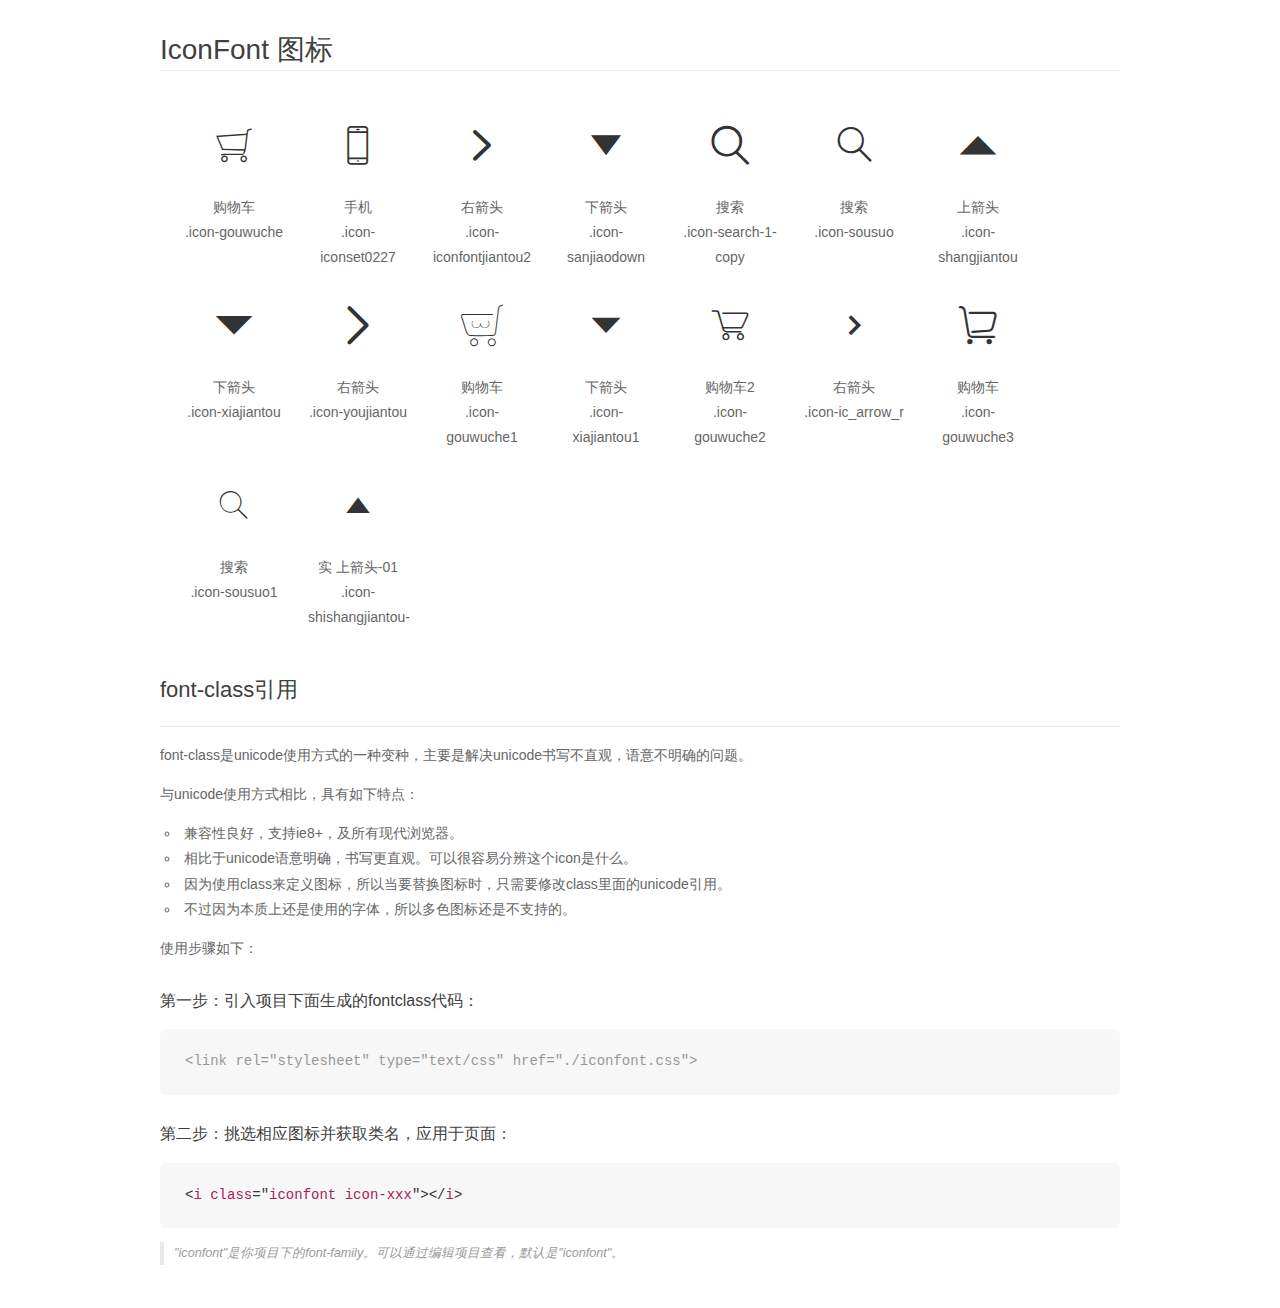
<file: iconfont/demo_fontclass.html>
<!DOCTYPE html>
<html>
<head>
    <meta charset="utf-8"/>
    <title>IconFont</title>
    <link rel="stylesheet" href="demo.css">
    <link rel="stylesheet" href="iconfont.css">
</head>
<body>
    <div class="main markdown">
        <h1>IconFont 图标</h1>
        <ul class="icon_lists clear">
            
                <li>
                <i class="icon iconfont icon-gouwuche"></i>
                    <div class="name">购物车</div>
                    <div class="fontclass">.icon-gouwuche</div>
                </li>
            
                <li>
                <i class="icon iconfont icon-iconset0227"></i>
                    <div class="name">手机</div>
                    <div class="fontclass">.icon-iconset0227</div>
                </li>
            
                <li>
                <i class="icon iconfont icon-iconfontjiantou2"></i>
                    <div class="name">右箭头</div>
                    <div class="fontclass">.icon-iconfontjiantou2</div>
                </li>
            
                <li>
                <i class="icon iconfont icon-sanjiaodown"></i>
                    <div class="name">下箭头</div>
                    <div class="fontclass">.icon-sanjiaodown</div>
                </li>
            
                <li>
                <i class="icon iconfont icon-search-1-copy"></i>
                    <div class="name">搜索</div>
                    <div class="fontclass">.icon-search-1-copy</div>
                </li>
            
                <li>
                <i class="icon iconfont icon-sousuo"></i>
                    <div class="name">搜索</div>
                    <div class="fontclass">.icon-sousuo</div>
                </li>
            
                <li>
                <i class="icon iconfont icon-shangjiantou"></i>
                    <div class="name">上箭头</div>
                    <div class="fontclass">.icon-shangjiantou</div>
                </li>
            
                <li>
                <i class="icon iconfont icon-xiajiantou"></i>
                    <div class="name">下箭头</div>
                    <div class="fontclass">.icon-xiajiantou</div>
                </li>
            
                <li>
                <i class="icon iconfont icon-youjiantou"></i>
                    <div class="name">右箭头</div>
                    <div class="fontclass">.icon-youjiantou</div>
                </li>
            
                <li>
                <i class="icon iconfont icon-gouwuche1"></i>
                    <div class="name">购物车</div>
                    <div class="fontclass">.icon-gouwuche1</div>
                </li>
            
                <li>
                <i class="icon iconfont icon-xiajiantou1"></i>
                    <div class="name">下箭头</div>
                    <div class="fontclass">.icon-xiajiantou1</div>
                </li>
            
                <li>
                <i class="icon iconfont icon-gouwuche2"></i>
                    <div class="name">购物车2</div>
                    <div class="fontclass">.icon-gouwuche2</div>
                </li>
            
                <li>
                <i class="icon iconfont icon-ic_arrow_r"></i>
                    <div class="name">右箭头</div>
                    <div class="fontclass">.icon-ic_arrow_r</div>
                </li>
            
                <li>
                <i class="icon iconfont icon-gouwuche3"></i>
                    <div class="name">购物车</div>
                    <div class="fontclass">.icon-gouwuche3</div>
                </li>
            
                <li>
                <i class="icon iconfont icon-sousuo1"></i>
                    <div class="name">搜索</div>
                    <div class="fontclass">.icon-sousuo1</div>
                </li>
            
                <li>
                <i class="icon iconfont icon-shishangjiantou-"></i>
                    <div class="name">实 上箭头-01</div>
                    <div class="fontclass">.icon-shishangjiantou-</div>
                </li>
            
        </ul>

        <h2 id="font-class-">font-class引用</h2>
        <hr>

        <p>font-class是unicode使用方式的一种变种，主要是解决unicode书写不直观，语意不明确的问题。</p>
        <p>与unicode使用方式相比，具有如下特点：</p>
        <ul>
        <li>兼容性良好，支持ie8+，及所有现代浏览器。</li>
        <li>相比于unicode语意明确，书写更直观。可以很容易分辨这个icon是什么。</li>
        <li>因为使用class来定义图标，所以当要替换图标时，只需要修改class里面的unicode引用。</li>
        <li>不过因为本质上还是使用的字体，所以多色图标还是不支持的。</li>
        </ul>
        <p>使用步骤如下：</p>
        <h3 id="-fontclass-">第一步：引入项目下面生成的fontclass代码：</h3>


        <pre><code class="lang-js hljs javascript"><span class="hljs-comment">&lt;link rel="stylesheet" type="text/css" href="./iconfont.css"&gt;</span></code></pre>
        <h3 id="-">第二步：挑选相应图标并获取类名，应用于页面：</h3>
        <pre><code class="lang-css hljs">&lt;<span class="hljs-selector-tag">i</span> <span class="hljs-selector-tag">class</span>="<span class="hljs-selector-tag">iconfont</span> <span class="hljs-selector-tag">icon-xxx</span>"&gt;&lt;/<span class="hljs-selector-tag">i</span>&gt;</code></pre>
        <blockquote>
        <p>"iconfont"是你项目下的font-family。可以通过编辑项目查看，默认是"iconfont"。</p>
        </blockquote>
    </div>
</body>
</html>
</file>
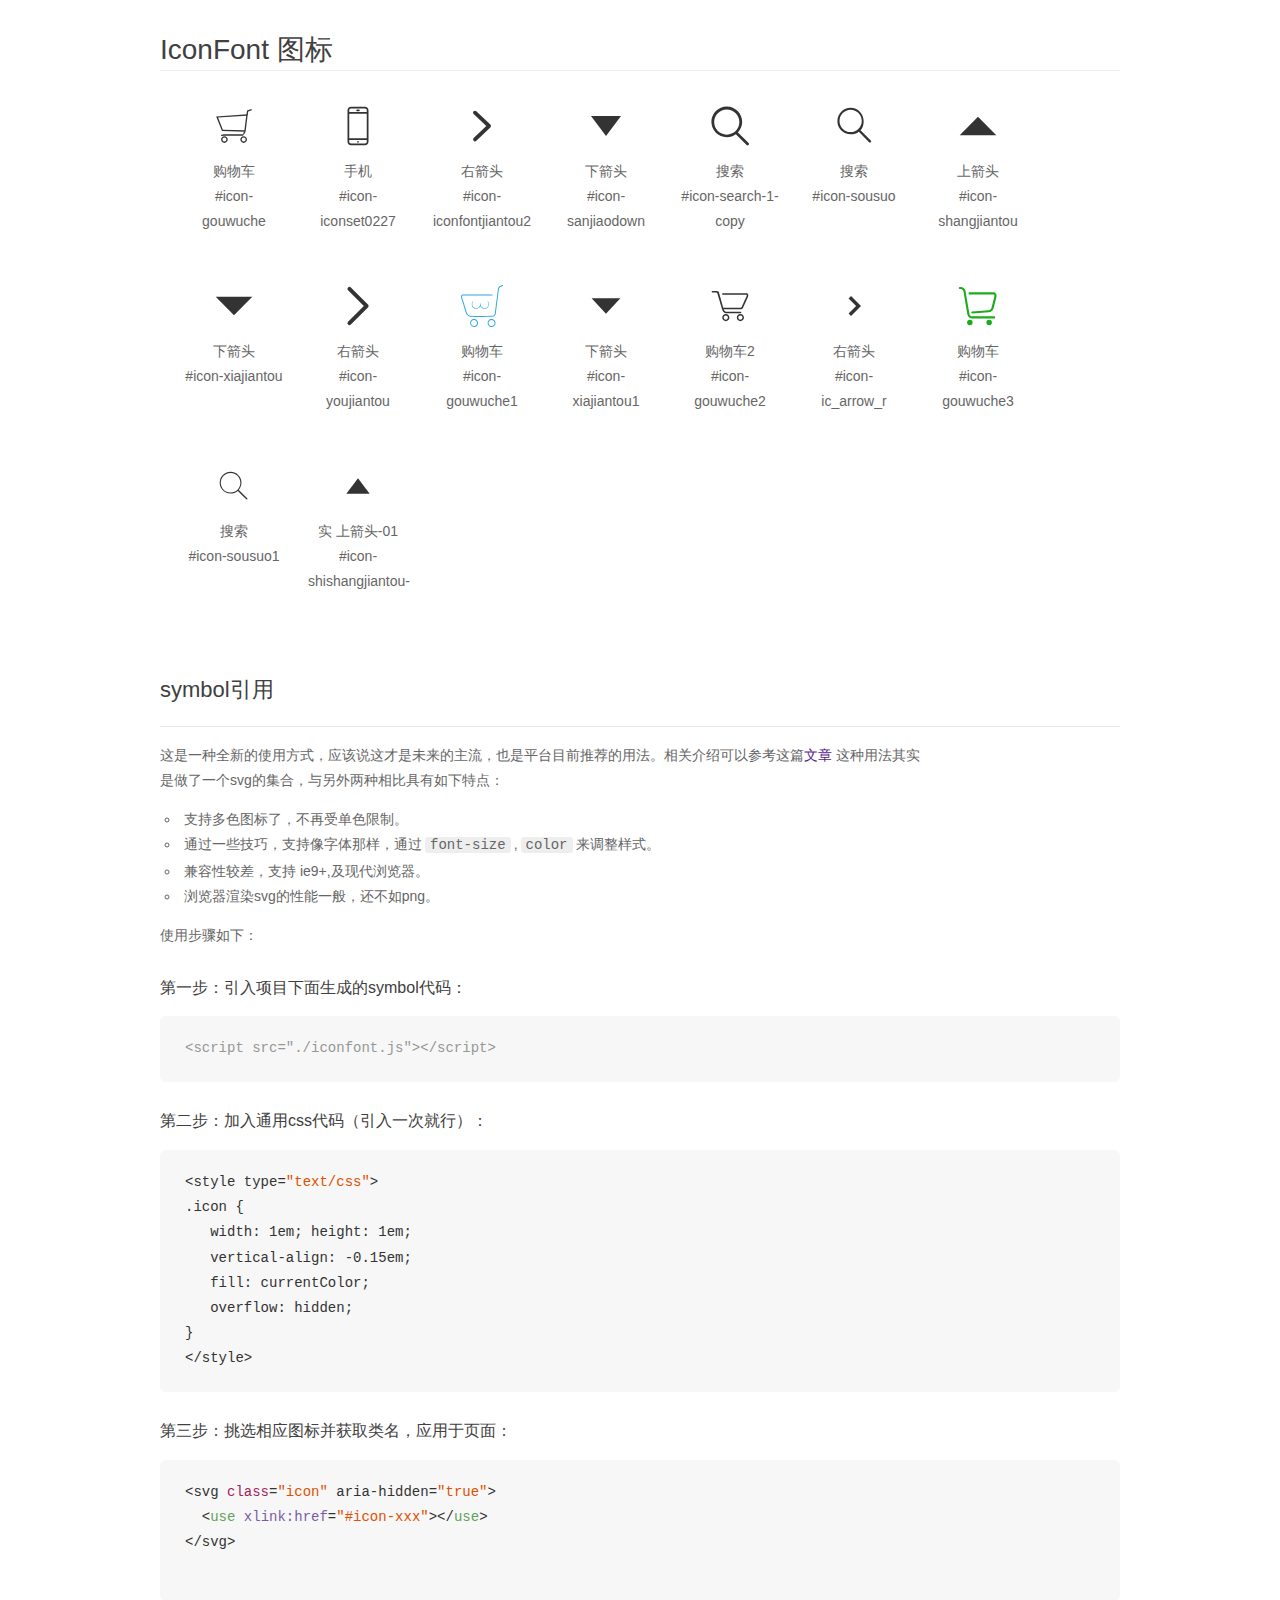
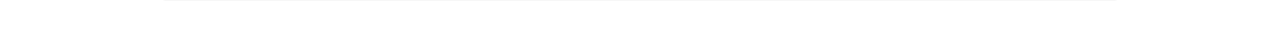
<file: iconfont/demo_symbol.html>
<!DOCTYPE html>
<html>
<head>
    <meta charset="utf-8"/>
    <title>IconFont</title>
    <link rel="stylesheet" href="demo.css">
    <script src="iconfont.js"></script>

    <style type="text/css">
        .icon {
          /* 通过设置 font-size 来改变图标大小 */
          width: 1em; height: 1em;
          /* 图标和文字相邻时，垂直对齐 */
          vertical-align: -0.15em;
          /* 通过设置 color 来改变 SVG 的颜色/fill */
          fill: currentColor;
          /* path 和 stroke 溢出 viewBox 部分在 IE 下会显示
             normalize.css 中也包含这行 */
          overflow: hidden;
        }

    </style>
</head>
<body>
    <div class="main markdown">
        <h1>IconFont 图标</h1>
        <ul class="icon_lists clear">
            
                <li>
                    <svg class="icon" aria-hidden="true">
                        <use xlink:href="#icon-gouwuche"></use>
                    </svg>
                    <div class="name">购物车</div>
                    <div class="fontclass">#icon-gouwuche</div>
                </li>
            
                <li>
                    <svg class="icon" aria-hidden="true">
                        <use xlink:href="#icon-iconset0227"></use>
                    </svg>
                    <div class="name">手机</div>
                    <div class="fontclass">#icon-iconset0227</div>
                </li>
            
                <li>
                    <svg class="icon" aria-hidden="true">
                        <use xlink:href="#icon-iconfontjiantou2"></use>
                    </svg>
                    <div class="name">右箭头</div>
                    <div class="fontclass">#icon-iconfontjiantou2</div>
                </li>
            
                <li>
                    <svg class="icon" aria-hidden="true">
                        <use xlink:href="#icon-sanjiaodown"></use>
                    </svg>
                    <div class="name">下箭头</div>
                    <div class="fontclass">#icon-sanjiaodown</div>
                </li>
            
                <li>
                    <svg class="icon" aria-hidden="true">
                        <use xlink:href="#icon-search-1-copy"></use>
                    </svg>
                    <div class="name">搜索</div>
                    <div class="fontclass">#icon-search-1-copy</div>
                </li>
            
                <li>
                    <svg class="icon" aria-hidden="true">
                        <use xlink:href="#icon-sousuo"></use>
                    </svg>
                    <div class="name">搜索</div>
                    <div class="fontclass">#icon-sousuo</div>
                </li>
            
                <li>
                    <svg class="icon" aria-hidden="true">
                        <use xlink:href="#icon-shangjiantou"></use>
                    </svg>
                    <div class="name">上箭头</div>
                    <div class="fontclass">#icon-shangjiantou</div>
                </li>
            
                <li>
                    <svg class="icon" aria-hidden="true">
                        <use xlink:href="#icon-xiajiantou"></use>
                    </svg>
                    <div class="name">下箭头</div>
                    <div class="fontclass">#icon-xiajiantou</div>
                </li>
            
                <li>
                    <svg class="icon" aria-hidden="true">
                        <use xlink:href="#icon-youjiantou"></use>
                    </svg>
                    <div class="name">右箭头</div>
                    <div class="fontclass">#icon-youjiantou</div>
                </li>
            
                <li>
                    <svg class="icon" aria-hidden="true">
                        <use xlink:href="#icon-gouwuche1"></use>
                    </svg>
                    <div class="name">购物车</div>
                    <div class="fontclass">#icon-gouwuche1</div>
                </li>
            
                <li>
                    <svg class="icon" aria-hidden="true">
                        <use xlink:href="#icon-xiajiantou1"></use>
                    </svg>
                    <div class="name">下箭头</div>
                    <div class="fontclass">#icon-xiajiantou1</div>
                </li>
            
                <li>
                    <svg class="icon" aria-hidden="true">
                        <use xlink:href="#icon-gouwuche2"></use>
                    </svg>
                    <div class="name">购物车2</div>
                    <div class="fontclass">#icon-gouwuche2</div>
                </li>
            
                <li>
                    <svg class="icon" aria-hidden="true">
                        <use xlink:href="#icon-ic_arrow_r"></use>
                    </svg>
                    <div class="name">右箭头</div>
                    <div class="fontclass">#icon-ic_arrow_r</div>
                </li>
            
                <li>
                    <svg class="icon" aria-hidden="true">
                        <use xlink:href="#icon-gouwuche3"></use>
                    </svg>
                    <div class="name">购物车</div>
                    <div class="fontclass">#icon-gouwuche3</div>
                </li>
            
                <li>
                    <svg class="icon" aria-hidden="true">
                        <use xlink:href="#icon-sousuo1"></use>
                    </svg>
                    <div class="name">搜索</div>
                    <div class="fontclass">#icon-sousuo1</div>
                </li>
            
                <li>
                    <svg class="icon" aria-hidden="true">
                        <use xlink:href="#icon-shishangjiantou-"></use>
                    </svg>
                    <div class="name">实 上箭头-01</div>
                    <div class="fontclass">#icon-shishangjiantou-</div>
                </li>
            
        </ul>


        <h2 id="symbol-">symbol引用</h2>
        <hr>

        <p>这是一种全新的使用方式，应该说这才是未来的主流，也是平台目前推荐的用法。相关介绍可以参考这篇<a href="">文章</a>
        这种用法其实是做了一个svg的集合，与另外两种相比具有如下特点：</p>
        <ul>
          <li>支持多色图标了，不再受单色限制。</li>
          <li>通过一些技巧，支持像字体那样，通过<code>font-size</code>,<code>color</code>来调整样式。</li>
          <li>兼容性较差，支持 ie9+,及现代浏览器。</li>
          <li>浏览器渲染svg的性能一般，还不如png。</li>
        </ul>
        <p>使用步骤如下：</p>
        <h3 id="-symbol-">第一步：引入项目下面生成的symbol代码：</h3>
        <pre><code class="lang-js hljs javascript"><span class="hljs-comment">&lt;script src="./iconfont.js"&gt;&lt;/script&gt;</span></code></pre>
        <h3 id="-css-">第二步：加入通用css代码（引入一次就行）：</h3>
        <pre><code class="lang-js hljs javascript">&lt;style type=<span class="hljs-string">"text/css"</span>&gt;
.icon {
   width: <span class="hljs-number">1</span>em; height: <span class="hljs-number">1</span>em;
   vertical-align: <span class="hljs-number">-0.15</span>em;
   fill: currentColor;
   overflow: hidden;
}
&lt;<span class="hljs-regexp">/style&gt;</span></code></pre>
        <h3 id="-">第三步：挑选相应图标并获取类名，应用于页面：</h3>
        <pre><code class="lang-js hljs javascript">&lt;svg <span class="hljs-class"><span class="hljs-keyword">class</span></span>=<span class="hljs-string">"icon"</span> aria-hidden=<span class="hljs-string">"true"</span>&gt;<span class="xml"><span class="hljs-tag">
  &lt;<span class="hljs-name">use</span> <span class="hljs-attr">xlink:href</span>=<span class="hljs-string">"#icon-xxx"</span>&gt;</span><span class="hljs-tag">&lt;/<span class="hljs-name">use</span>&gt;</span>
</span>&lt;<span class="hljs-regexp">/svg&gt;
        </span></code></pre>
    </div>
</body>
</html>
</file>
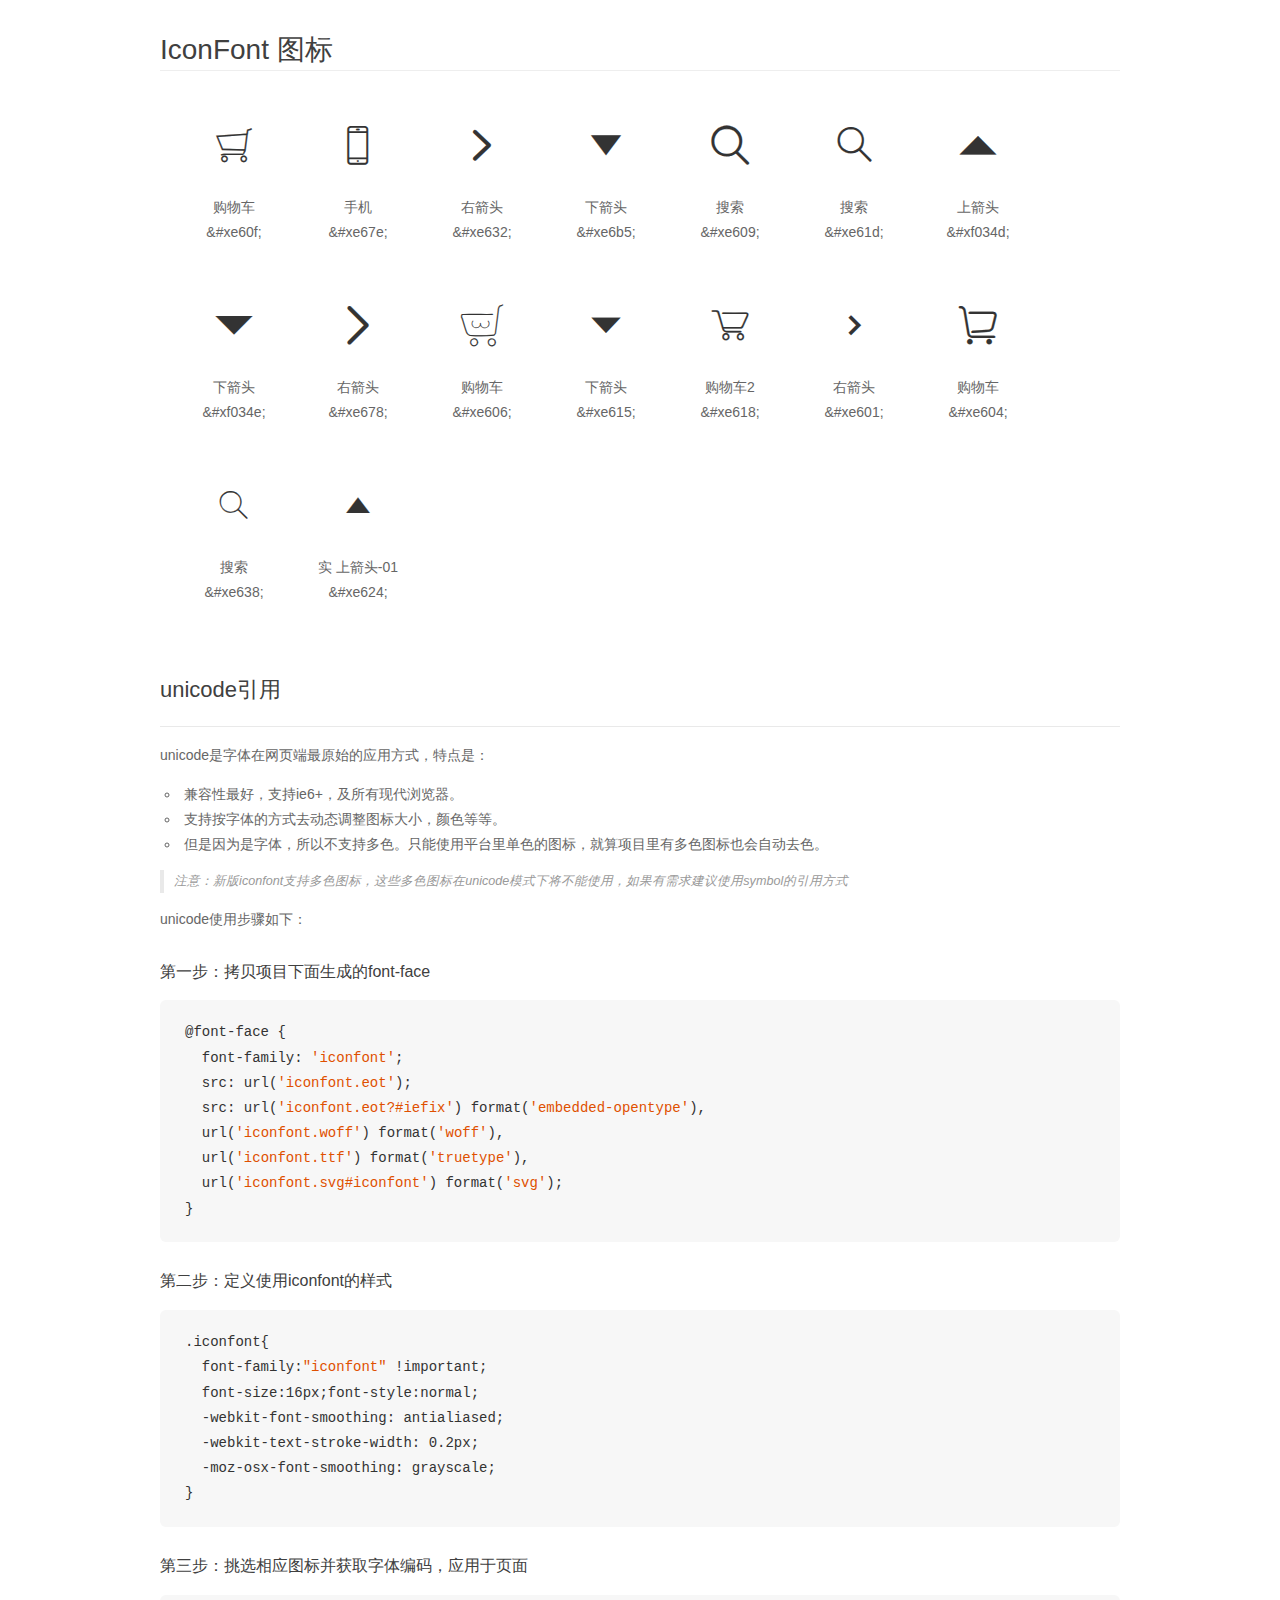
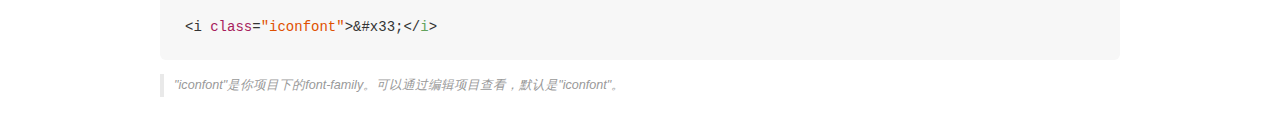
<file: iconfont/demo_unicode.html>
<!DOCTYPE html>
<html>
<head>
    <meta charset="utf-8"/>
    <title>IconFont</title>
    <link rel="stylesheet" href="demo.css">

    <style type="text/css">

        @font-face {font-family: "iconfont";
          src: url('iconfont.eot'); /* IE9*/
          src: url('iconfont.eot#iefix') format('embedded-opentype'), /* IE6-IE8 */
          url('iconfont.woff') format('woff'), /* chrome, firefox */
          url('iconfont.ttf') format('truetype'), /* chrome, firefox, opera, Safari, Android, iOS 4.2+*/
          url('iconfont.svg#iconfont') format('svg'); /* iOS 4.1- */
        }

        .iconfont {
          font-family:"iconfont" !important;
          font-size:16px;
          font-style:normal;
          -webkit-font-smoothing: antialiased;
          -webkit-text-stroke-width: 0.2px;
          -moz-osx-font-smoothing: grayscale;
        }

    </style>
</head>
<body>
    <div class="main markdown">
        <h1>IconFont 图标</h1>
        <ul class="icon_lists clear">
            
                <li>
                <i class="icon iconfont">&#xe60f;</i>
                    <div class="name">购物车</div>
                    <div class="code">&amp;#xe60f;</div>
                </li>
            
                <li>
                <i class="icon iconfont">&#xe67e;</i>
                    <div class="name">手机</div>
                    <div class="code">&amp;#xe67e;</div>
                </li>
            
                <li>
                <i class="icon iconfont">&#xe632;</i>
                    <div class="name">右箭头</div>
                    <div class="code">&amp;#xe632;</div>
                </li>
            
                <li>
                <i class="icon iconfont">&#xe6b5;</i>
                    <div class="name">下箭头</div>
                    <div class="code">&amp;#xe6b5;</div>
                </li>
            
                <li>
                <i class="icon iconfont">&#xe609;</i>
                    <div class="name">搜索</div>
                    <div class="code">&amp;#xe609;</div>
                </li>
            
                <li>
                <i class="icon iconfont">&#xe61d;</i>
                    <div class="name">搜索</div>
                    <div class="code">&amp;#xe61d;</div>
                </li>
            
                <li>
                <i class="icon iconfont">&#xf034d;</i>
                    <div class="name">上箭头</div>
                    <div class="code">&amp;#xf034d;</div>
                </li>
            
                <li>
                <i class="icon iconfont">&#xf034e;</i>
                    <div class="name">下箭头</div>
                    <div class="code">&amp;#xf034e;</div>
                </li>
            
                <li>
                <i class="icon iconfont">&#xe678;</i>
                    <div class="name">右箭头</div>
                    <div class="code">&amp;#xe678;</div>
                </li>
            
                <li>
                <i class="icon iconfont">&#xe606;</i>
                    <div class="name">购物车</div>
                    <div class="code">&amp;#xe606;</div>
                </li>
            
                <li>
                <i class="icon iconfont">&#xe615;</i>
                    <div class="name">下箭头</div>
                    <div class="code">&amp;#xe615;</div>
                </li>
            
                <li>
                <i class="icon iconfont">&#xe618;</i>
                    <div class="name">购物车2</div>
                    <div class="code">&amp;#xe618;</div>
                </li>
            
                <li>
                <i class="icon iconfont">&#xe601;</i>
                    <div class="name">右箭头</div>
                    <div class="code">&amp;#xe601;</div>
                </li>
            
                <li>
                <i class="icon iconfont">&#xe604;</i>
                    <div class="name">购物车</div>
                    <div class="code">&amp;#xe604;</div>
                </li>
            
                <li>
                <i class="icon iconfont">&#xe638;</i>
                    <div class="name">搜索</div>
                    <div class="code">&amp;#xe638;</div>
                </li>
            
                <li>
                <i class="icon iconfont">&#xe624;</i>
                    <div class="name">实 上箭头-01</div>
                    <div class="code">&amp;#xe624;</div>
                </li>
            
        </ul>
        <h2 id="unicode-">unicode引用</h2>
        <hr>

        <p>unicode是字体在网页端最原始的应用方式，特点是：</p>
        <ul>
        <li>兼容性最好，支持ie6+，及所有现代浏览器。</li>
        <li>支持按字体的方式去动态调整图标大小，颜色等等。</li>
        <li>但是因为是字体，所以不支持多色。只能使用平台里单色的图标，就算项目里有多色图标也会自动去色。</li>
        </ul>
        <blockquote>
        <p>注意：新版iconfont支持多色图标，这些多色图标在unicode模式下将不能使用，如果有需求建议使用symbol的引用方式</p>
        </blockquote>
        <p>unicode使用步骤如下：</p>
        <h3 id="-font-face">第一步：拷贝项目下面生成的font-face</h3>
        <pre><code class="lang-js hljs javascript">@font-face {
  font-family: <span class="hljs-string">'iconfont'</span>;
  src: url(<span class="hljs-string">'iconfont.eot'</span>);
  src: url(<span class="hljs-string">'iconfont.eot?#iefix'</span>) format(<span class="hljs-string">'embedded-opentype'</span>),
  url(<span class="hljs-string">'iconfont.woff'</span>) format(<span class="hljs-string">'woff'</span>),
  url(<span class="hljs-string">'iconfont.ttf'</span>) format(<span class="hljs-string">'truetype'</span>),
  url(<span class="hljs-string">'iconfont.svg#iconfont'</span>) format(<span class="hljs-string">'svg'</span>);
}
</code></pre>
        <h3 id="-iconfont-">第二步：定义使用iconfont的样式</h3>
        <pre><code class="lang-js hljs javascript">.iconfont{
  font-family:<span class="hljs-string">"iconfont"</span> !important;
  font-size:<span class="hljs-number">16</span>px;font-style:normal;
  -webkit-font-smoothing: antialiased;
  -webkit-text-stroke-width: <span class="hljs-number">0.2</span>px;
  -moz-osx-font-smoothing: grayscale;
}
</code></pre>
        <h3 id="-">第三步：挑选相应图标并获取字体编码，应用于页面</h3>
        <pre><code class="lang-js hljs javascript">&lt;i <span class="hljs-class"><span class="hljs-keyword">class</span></span>=<span class="hljs-string">"iconfont"</span>&gt;&amp;#x33;<span class="xml"><span class="hljs-tag">&lt;/<span class="hljs-name">i</span>&gt;</span></span></code></pre>

        <blockquote>
        <p>"iconfont"是你项目下的font-family。可以通过编辑项目查看，默认是"iconfont"。</p>
        </blockquote>
    </div>


</body>
</html>
</file>
<file: iconfont/iconfont.css>
@font-face {font-family: "iconfont";
  src: url('iconfont.eot?t=1537886518884'); /* IE9*/
  src: url('iconfont.eot?t=1537886518884#iefix') format('embedded-opentype'), /* IE6-IE8 */
  url('[data-uri]') format('woff'),
  url('iconfont.ttf?t=1537886518884') format('truetype'), /* chrome, firefox, opera, Safari, Android, iOS 4.2+*/
  url('iconfont.svg?t=1537886518884#iconfont') format('svg'); /* iOS 4.1- */
}

.iconfont {
  font-family:"iconfont" !important;
  font-size:16px;
  font-style:normal;
  -webkit-font-smoothing: antialiased;
  -moz-osx-font-smoothing: grayscale;
}

.icon-gouwuche:before { content: "\e60f"; }

.icon-iconset0227:before { content: "\e67e"; }

.icon-iconfontjiantou2:before { content: "\e632"; }

.icon-sanjiaodown:before { content: "\e6b5"; }

.icon-search-1-copy:before { content: "\e609"; }

.icon-sousuo:before { content: "\e61d"; }

.icon-shangjiantou:before { content: "\f034d"; }

.icon-xiajiantou:before { content: "\f034e"; }

.icon-youjiantou:before { content: "\e678"; }

.icon-gouwuche1:before { content: "\e606"; }

.icon-xiajiantou1:before { content: "\e615"; }

.icon-gouwuche2:before { content: "\e618"; }

.icon-ic_arrow_r:before { content: "\e601"; }

.icon-gouwuche3:before { content: "\e604"; }

.icon-sousuo1:before { content: "\e638"; }

.icon-shishangjiantou-:before { content: "\e624"; }
</file>
<file: iconfont/demo.css>
*{margin: 0;padding: 0;list-style: none;}
/*
KISSY CSS Reset
理念：1. reset 的目的不是清除浏览器的默认样式，这仅是部分工作。清除和重置是紧密不可分的。
2. reset 的目的不是让默认样式在所有浏览器下一致，而是减少默认样式有可能带来的问题。
3. reset 期望提供一套普适通用的基础样式。但没有银弹，推荐根据具体需求，裁剪和修改后再使用。
特色：1. 适应中文；2. 基于最新主流浏览器。
维护：玉伯<lifesinger@gmail.com>, 正淳<ragecarrier@gmail.com>
 */

/** 清除内外边距 **/
body, h1, h2, h3, h4, h5, h6, hr, p, blockquote, /* structural elements 结构元素 */
dl, dt, dd, ul, ol, li, /* list elements 列表元素 */
pre, /* text formatting elements 文本格式元素 */
form, fieldset, legend, button, input, textarea, /* form elements 表单元素 */
th, td /* table elements 表格元素 */ {
  margin: 0;
  padding: 0;
}

/** 设置默认字体 **/
body,
button, input, select, textarea /* for ie */ {
  font: 12px/1.5 tahoma, arial, \5b8b\4f53, sans-serif;
}
h1, h2, h3, h4, h5, h6 { font-size: 100%; }
address, cite, dfn, em, var { font-style: normal; } /* 将斜体扶正 */
code, kbd, pre, samp { font-family: courier new, courier, monospace; } /* 统一等宽字体 */
small { font-size: 12px; } /* 小于 12px 的中文很难阅读，让 small 正常化 */

/** 重置列表元素 **/
ul, ol { list-style: none; }

/** 重置文本格式元素 **/
a { text-decoration: none; }
a:hover { text-decoration: underline; }


/** 重置表单元素 **/
legend { color: #000; } /* for ie6 */
fieldset, img { border: 0; } /* img 搭车：让链接里的 img 无边框 */
button, input, select, textarea { font-size: 100%; } /* 使得表单元素在 ie 下能继承字体大小 */
/* 注：optgroup 无法扶正 */

/** 重置表格元素 **/
table { border-collapse: collapse; border-spacing: 0; }

/* 清除浮动 */
.ks-clear:after, .clear:after {
  content: '\20';
  display: block;
  height: 0;
  clear: both;
}
.ks-clear, .clear {
  *zoom: 1;
}

.main {
  padding: 30px 100px;
width: 960px;
margin: 0 auto;
}
.main h1{font-size:36px; color:#333; text-align:left;margin-bottom:30px; border-bottom: 1px solid #eee;}

.helps{margin-top:40px;}
.helps pre{
  padding:20px;
  margin:10px 0;
  border:solid 1px #e7e1cd;
  background-color: #fffdef;
  overflow: auto;
}

.icon_lists{
  width: 100% !important;

}

.icon_lists li{
  float:left;
  width: 100px;
  height:180px;
  text-align: center;
  list-style: none !important;
}
.icon_lists .icon{
  font-size: 42px;
  line-height: 100px;
  margin: 10px 0;
  color:#333;
  -webkit-transition: font-size 0.25s ease-out 0s;
  -moz-transition: font-size 0.25s ease-out 0s;
  transition: font-size 0.25s ease-out 0s;

}
.icon_lists .icon:hover{
  font-size: 100px;
}



.markdown {
  color: #666;
  font-size: 14px;
  line-height: 1.8;
}

.highlight {
  line-height: 1.5;
}

.markdown img {
  vertical-align: middle;
  max-width: 100%;
}

.markdown h1 {
  color: #404040;
  font-weight: 500;
  line-height: 40px;
  margin-bottom: 24px;
}

.markdown h2,
.markdown h3,
.markdown h4,
.markdown h5,
.markdown h6 {
  color: #404040;
  margin: 1.6em 0 0.6em 0;
  font-weight: 500;
  clear: both;
}

.markdown h1 {
  font-size: 28px;
}

.markdown h2 {
  font-size: 22px;
}

.markdown h3 {
  font-size: 16px;
}

.markdown h4 {
  font-size: 14px;
}

.markdown h5 {
  font-size: 12px;
}

.markdown h6 {
  font-size: 12px;
}

.markdown hr {
  height: 1px;
  border: 0;
  background: #e9e9e9;
  margin: 16px 0;
  clear: both;
}

.markdown p,
.markdown pre {
  margin: 1em 0;
}

.markdown > p,
.markdown > blockquote,
.markdown > .highlight,
.markdown > ol,
.markdown > ul {
  width: 80%;
}

.markdown ul > li {
  list-style: circle;
}

.markdown > ul li,
.markdown blockquote ul > li {
  margin-left: 20px;
  padding-left: 4px;
}

.markdown > ul li p,
.markdown > ol li p {
  margin: 0.6em 0;
}

.markdown ol > li {
  list-style: decimal;
}

.markdown > ol li,
.markdown blockquote ol > li {
  margin-left: 20px;
  padding-left: 4px;
}

.markdown code {
  margin: 0 3px;
  padding: 0 5px;
  background: #eee;
  border-radius: 3px;
}

.markdown pre {
  border-radius: 6px;
  background: #f7f7f7;
  padding: 20px;
}

.markdown pre code {
  border: none;
  background: #f7f7f7;
  margin: 0;
}

.markdown strong,
.markdown b {
  font-weight: 600;
}

.markdown > table {
  border-collapse: collapse;
  border-spacing: 0px;
  empty-cells: show;
  border: 1px solid #e9e9e9;
  width: 95%;
  margin-bottom: 24px;
}

.markdown > table th {
  white-space: nowrap;
  color: #333;
  font-weight: 600;

}

.markdown > table th,
.markdown > table td {
  border: 1px solid #e9e9e9;
  padding: 8px 16px;
  text-align: left;
}

.markdown > table th {
  background: #F7F7F7;
}

.markdown blockquote {
  font-size: 90%;
  color: #999;
  border-left: 4px solid #e9e9e9;
  padding-left: 0.8em;
  margin: 1em 0;
  font-style: italic;
}

.markdown blockquote p {
  margin: 0;
}

.markdown .anchor {
  opacity: 0;
  transition: opacity 0.3s ease;
  margin-left: 8px;
}

.markdown .waiting {
  color: #ccc;
}

.markdown h1:hover .anchor,
.markdown h2:hover .anchor,
.markdown h3:hover .anchor,
.markdown h4:hover .anchor,
.markdown h5:hover .anchor,
.markdown h6:hover .anchor {
  opacity: 1;
  display: inline-block;
}

.markdown > br,
.markdown > p > br {
  clear: both;
}


.hljs {
  display: block;
  background: white;
  padding: 0.5em;
  color: #333333;
  overflow-x: auto;
}

.hljs-comment,
.hljs-meta {
  color: #969896;
}

.hljs-string,
.hljs-variable,
.hljs-template-variable,
.hljs-strong,
.hljs-emphasis,
.hljs-quote {
  color: #df5000;
}

.hljs-keyword,
.hljs-selector-tag,
.hljs-type {
  color: #a71d5d;
}

.hljs-literal,
.hljs-symbol,
.hljs-bullet,
.hljs-attribute {
  color: #0086b3;
}

.hljs-section,
.hljs-name {
  color: #63a35c;
}

.hljs-tag {
  color: #333333;
}

.hljs-title,
.hljs-attr,
.hljs-selector-id,
.hljs-selector-class,
.hljs-selector-attr,
.hljs-selector-pseudo {
  color: #795da3;
}

.hljs-addition {
  color: #55a532;
  background-color: #eaffea;
}

.hljs-deletion {
  color: #bd2c00;
  background-color: #ffecec;
}

.hljs-link {
  text-decoration: underline;
}

pre{
  background: #fff;
}
</file>
